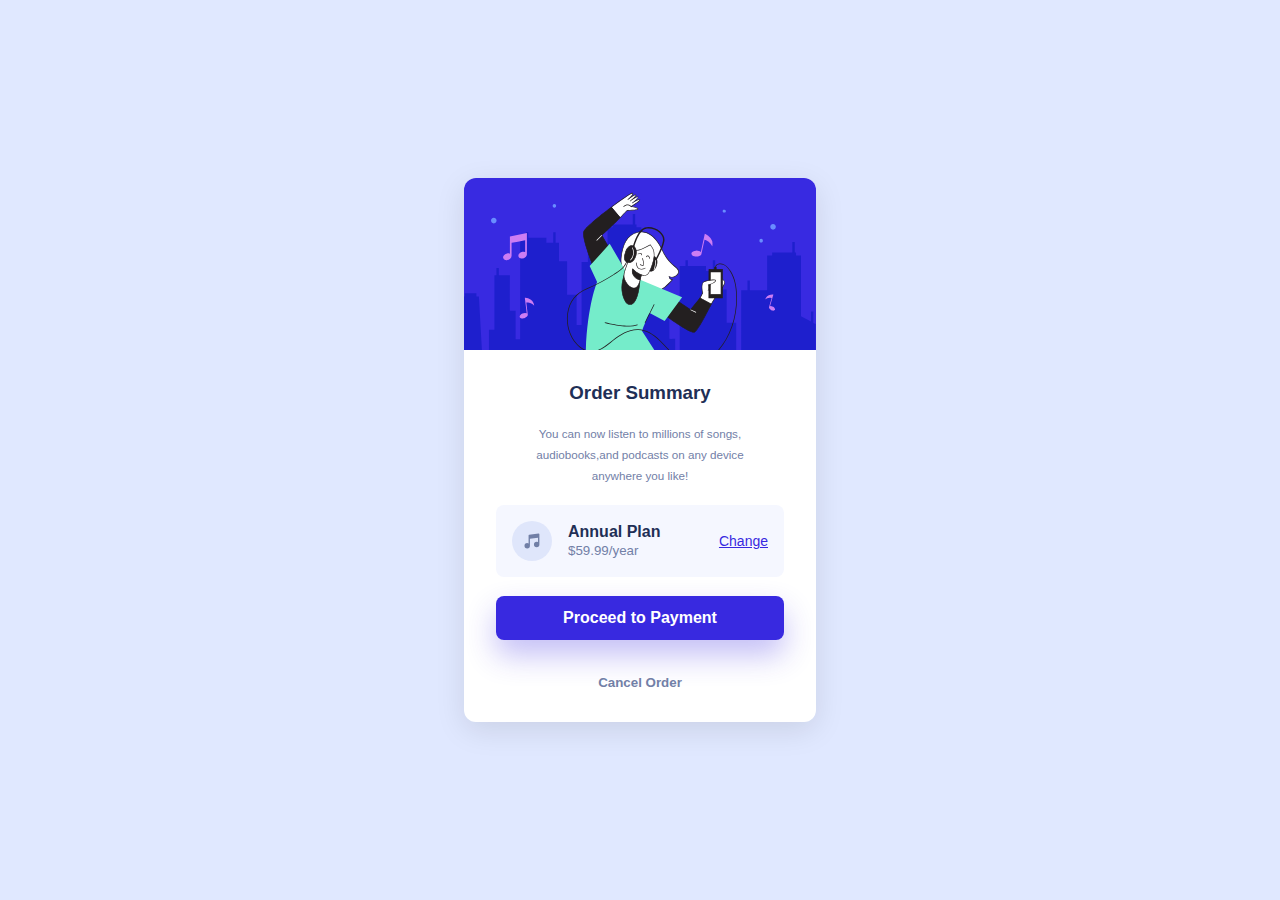
<file: index.html>
<!DOCTYPE html>
<html lang="en">
<head>
    <meta charset="UTF-8">
    <meta name="viewport" content="width=device-width, initial-scale=1.0">
    <title>Document</title>
    <meta http-equiv="X-UA-compatible" content="IE=edge">
    <link rel="stylesheet" href="style.css">
</head>

<body>
    <div class="fbody">
        <div class="header">
            <img src="images/illustration-hero.svg">
        </div>
        <div class="info">
            <h3>Order Summary</h3>

            <p>
               <small>
                You can now listen to millions of songs,<br>
                audiobooks,and podcasts on any device <br>
                anywhere you like!
               </small>
            </p>

            <div class="price">
                <img src="images/icon-music.svg">

                <div>
                    <h4> Annual Plan</h4>
                    <small>$59.99/year</small>
                </div>
                 <a href="*">Change</a>
            </div>
            <button class="payment">Proceed to Payment</button>
            <button class="cancel">Cancel Order</button>
            
        </div>
    </div>
</body>
</html>
</file>
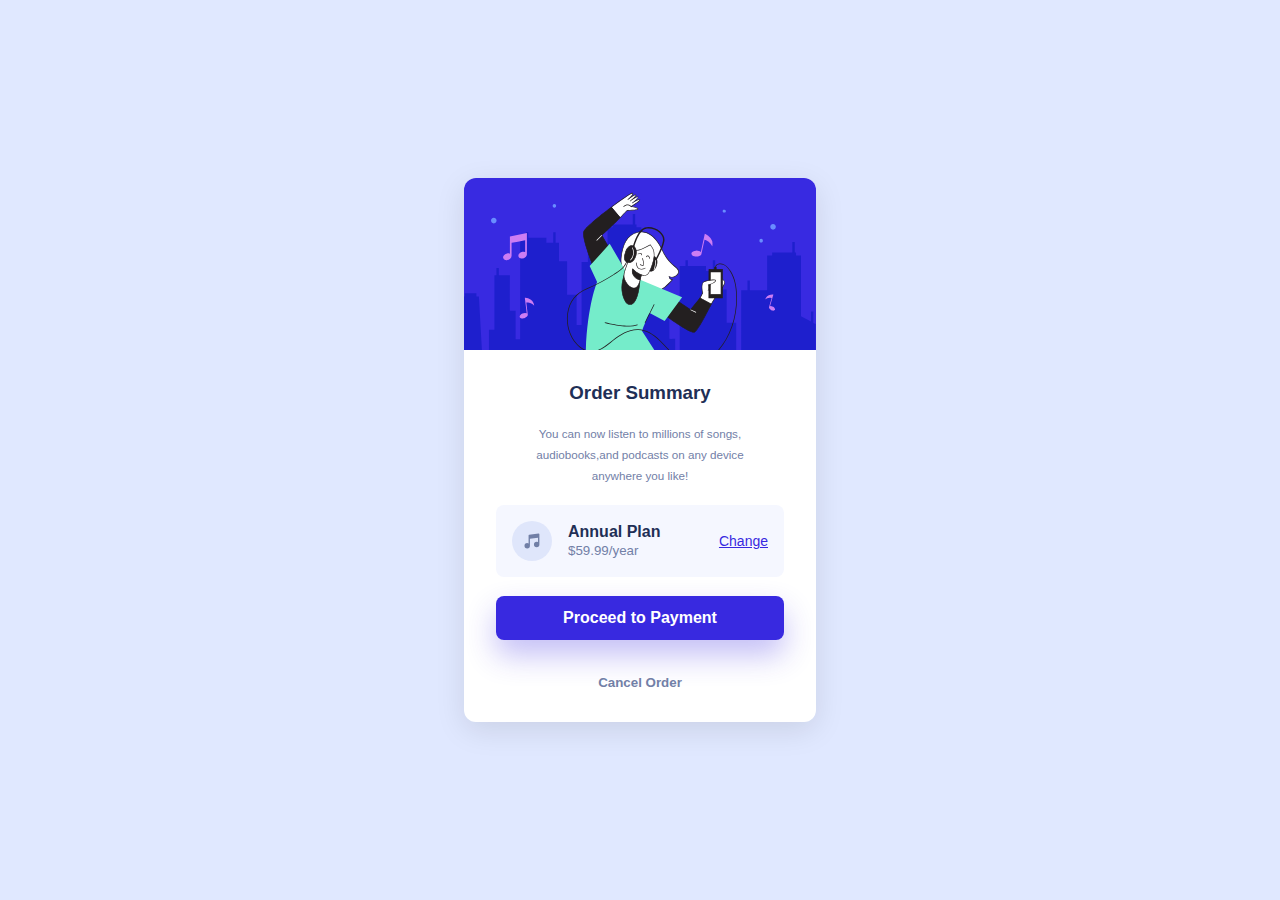
<file: OrderSummary.html>
<!DOCTYPE html>
<html lang="en">
<head>
    <meta charset="UTF-8">
    <meta name="viewport" content="width=device-width, initial-scale=1.0">
    <title>Document</title>
    <meta http-equiv="X-UA-compatible" content="IE=edge">
    <link rel="stylesheet" href="OrderSummary.css">
</head>

<body>
    <div class="fbody">
        <div class="header">
            <img src="images/illustration-hero.svg">
        </div>
        <div class="info">
            <h3>Order Summary</h3>

            <p>
               <small>
                You can now listen to millions of songs,<br>
                audiobooks,and podcasts on any device <br>
                anywhere you like!
               </small>
            </p>

            <div class="price">
                <img src="images/icon-music.svg">

                <div>
                    <h4> Annual Plan</h4>
                    <small>$59.99/year</small>
                </div>
                 <a href="*">Change</a>
            </div>
            <button class="payment">Proceed to Payment</button>
            <button class="cancel">Cancel Order</button>
            
        </div>
    </div>
</body>
</html>
</file>
<file: style.css>
* {
  margin: 0;
  padding: 0;
  box-sizing: border-box;
}

:root {
  --pale-blue: hsl(225, 100%, 94%);
  --bright-blue: hsl(245, 75%, 52%);
  --very-pale-blue: hsl(225, 100%, 98%);
  --unsaturated-blue: hsl(224, 23%, 55%);
  --dark-blue: hsl(223, 47%, 23%);
}

body {
  font-family: 'Red Hat Display', sans-serif;
  font-size: 16px;
  background: var(--pale-blue);
  min-height: 100vh;
  display: grid;
  place-items: center;
}

.fbody {
  width: min(100% - 1rem, 22rem);
  border-radius: 0.75rem;
  overflow: hidden;
  background: #fff;
  box-shadow: 0 8px 30px rgba(0, 0, 0, 0.1);
}

.header img {
  width: 100%;
  display: block;
}

.info {
  padding: 2rem;
  text-align: center;
  display: flex;
  flex-direction: column;
  gap: 1.2rem;
}

.info h3 {
  font-weight: 900;
  color: var(--dark-blue);
}

.info p {
  color: var(--unsaturated-blue);
  font-size: 14px;
  line-height: 1.5;
}

.price {
  display: flex;
  align-items: center;
  justify-content: space-between;
  background: var(--very-pale-blue);
  padding: 1rem;
  border-radius: 0.5rem;
  gap: 1rem;
}

.price img {
  width: 2.5rem;
}

.price div {
  text-align: left;
  flex-grow: 1;
}

.price h4 {
  font-weight: 700;
  color: var(--dark-blue);
}

.price small {
  color: var(--unsaturated-blue);
}

.price a {
  font-weight: 500;
  color: var(--bright-blue);
  text-decoration: underline;
  font-size: 14px;
}

.payment {
  padding: 0.8rem;
  border-radius: 0.5rem;
  background: var(--bright-blue);
  color: white;
  font-size: 1rem;
  font-weight: 700;
  border: none;
  cursor: pointer;
  box-shadow: 0 15px 30px rgba(56, 41, 224, 0.3);
  transition: background 0.3s ease;
}

.payment:hover {
  background: hsl(245, 70%, 52%);
}

.cancel {
  border: none;
  background: none;
  color: var(--unsaturated-blue);
  font-weight: 700;
  cursor: pointer;
  margin-top: 1rem;
}
</file>
<file: OrderSummary.css>
* {
  margin: 0;
  padding: 0;
  box-sizing: border-box;
}

:root {
  --pale-blue: hsl(225, 100%, 94%);
  --bright-blue: hsl(245, 75%, 52%);
  --very-pale-blue: hsl(225, 100%, 98%);
  --unsaturated-blue: hsl(224, 23%, 55%);
  --dark-blue: hsl(223, 47%, 23%);
}

body {
  font-family: 'Red Hat Display', sans-serif;
  font-size: 16px;
  background: var(--pale-blue);
  min-height: 100vh;
  display: grid;
  place-items: center;
}

.fbody {
  width: min(100% - 1rem, 22rem);
  border-radius: 0.75rem;
  overflow: hidden;
  background: #fff;
  box-shadow: 0 8px 30px rgba(0, 0, 0, 0.1);
}

.header img {
  width: 100%;
  display: block;
}

.info {
  padding: 2rem;
  text-align: center;
  display: flex;
  flex-direction: column;
  gap: 1.2rem;
}

.info h3 {
  font-weight: 900;
  color: var(--dark-blue);
}

.info p {
  color: var(--unsaturated-blue);
  font-size: 14px;
  line-height: 1.5;
}

.price {
  display: flex;
  align-items: center;
  justify-content: space-between;
  background: var(--very-pale-blue);
  padding: 1rem;
  border-radius: 0.5rem;
  gap: 1rem;
}

.price img {
  width: 2.5rem;
}

.price div {
  text-align: left;
  flex-grow: 1;
}

.price h4 {
  font-weight: 700;
  color: var(--dark-blue);
}

.price small {
  color: var(--unsaturated-blue);
}

.price a {
  font-weight: 500;
  color: var(--bright-blue);
  text-decoration: underline;
  font-size: 14px;
}

.payment {
  padding: 0.8rem;
  border-radius: 0.5rem;
  background: var(--bright-blue);
  color: white;
  font-size: 1rem;
  font-weight: 700;
  border: none;
  cursor: pointer;
  box-shadow: 0 15px 30px rgba(56, 41, 224, 0.3);
  transition: background 0.3s ease;
}

.payment:hover {
  background: hsl(245, 70%, 52%);
}

.cancel {
  border: none;
  background: none;
  color: var(--unsaturated-blue);
  font-weight: 700;
  cursor: pointer;
  margin-top: 1rem;
}
</file>
